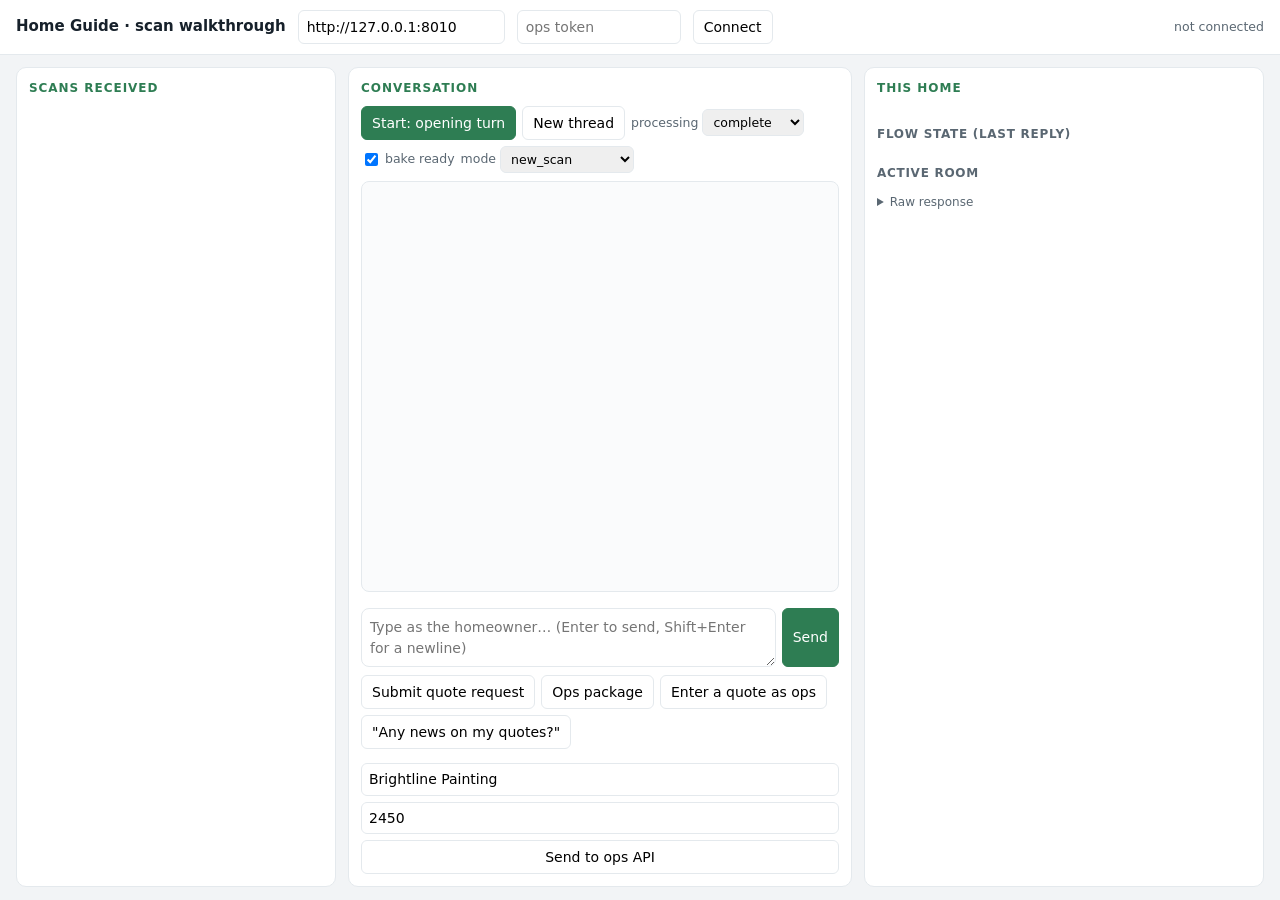
<file: backend/scripts/dev_console/index.html>
<!doctype html>
<html lang="en">
<head>
<meta charset="utf-8">
<meta name="viewport" content="width=device-width, initial-scale=1">
<title>Home Guide scan walkthrough</title>
<style>
  :root { --bg:#F2F4F6; --card:#fff; --ink:#17212B; --muted:#5A6772; --line:#E4E9ED; --green:#2E7D53; --green-soft:#EFF7F1; --amber:#8A6D1F; --amber-soft:#FBF4E2; --red:#AE432A; }
  * { box-sizing:border-box; }
  body { margin:0; background:var(--bg); color:var(--ink); font:14px/1.45 "Segoe UI",system-ui,sans-serif; }
  header { display:flex; gap:12px; align-items:center; padding:10px 16px; background:var(--card); border-bottom:1px solid var(--line); flex-wrap:wrap; }
  header strong { font-size:15px; }
  header input { padding:6px 8px; border:1px solid var(--line); border-radius:6px; font:inherit; }
  header .status { color:var(--muted); font-size:12.5px; margin-left:auto; }
  main { display:grid; grid-template-columns: minmax(250px,320px) minmax(360px,1fr) minmax(300px,400px); gap:12px; padding:12px 16px; height:calc(100vh - 56px); }
  @media (max-width: 1100px) { main { grid-template-columns: 1fr; height:auto; } .col { max-height:70vh; } }
  .col { background:var(--card); border:1px solid var(--line); border-radius:10px; padding:12px; overflow:auto; min-height:0; display:flex; flex-direction:column; }
  h2 { font-size:12px; letter-spacing:.08em; text-transform:uppercase; color:var(--green); margin:0 0 8px; }
  h3 { font-size:12px; color:var(--muted); margin:12px 0 4px; text-transform:uppercase; letter-spacing:.06em; }
  button { font:inherit; padding:6px 10px; border:1px solid var(--line); border-radius:6px; background:#fff; cursor:pointer; }
  button.primary { background:var(--green); color:#fff; border-color:var(--green); }
  button.quiet { font-size:12px; padding:4px 8px; color:var(--muted); }
  button:disabled { opacity:.5; cursor:default; }
  .scan { display:grid; grid-template-columns:72px 1fr; gap:10px; padding:8px; border:1px solid var(--line); border-radius:10px; margin-bottom:8px; cursor:pointer; align-items:center; }
  .scan.active { border-color:var(--green); background:var(--green-soft); }
  .scan img, .scan .ph { width:72px; height:54px; object-fit:cover; border-radius:6px; background:#E4E9ED; display:block; }
  .scan .ph { display:flex; align-items:center; justify-content:center; color:var(--muted); font-size:11px; }
  .scan b { display:block; font-size:13px; }
  .scan small { color:var(--muted); display:block; font-size:12px; }
  .room { display:grid; grid-template-columns: 1fr auto; gap:6px; padding:6px 8px; border-radius:6px; cursor:pointer; font-size:13px; border-bottom:1px solid var(--line); }
  .room:hover { background:#F7F9FA; }
  .room.active { background:var(--green-soft); }
  .room .q { color:var(--amber); }
  .room small { display:block; color:var(--muted); font-size:11.5px; }
  .tag { display:inline-block; font-size:10.5px; padding:1px 6px; border-radius:4px; background:#E4E9ED; color:var(--muted); margin-left:4px; vertical-align:middle; }
  .tag.ok { background:var(--green-soft); color:var(--green); }
  .facts { display:grid; grid-template-columns:repeat(3, 1fr); gap:6px; margin-bottom:8px; }
  .fact { background:#F7F9FA; border-radius:8px; padding:8px; }
  .fact b { display:block; font-size:18px; font-variant-numeric:tabular-nums; }
  .fact span { font-size:11px; color:var(--muted); text-transform:uppercase; letter-spacing:.05em; }
  .controls { display:flex; gap:6px; flex-wrap:wrap; align-items:center; margin-bottom:8px; }
  .controls label { font-size:12.5px; color:var(--muted); display:flex; gap:4px; align-items:center; }
  select { font:inherit; padding:4px 6px; border:1px solid var(--line); border-radius:6px; }
  #transcript { flex:1; overflow:auto; padding:6px; border:1px solid var(--line); border-radius:8px; background:#FAFBFC; min-height:240px; }
  .msg { margin:0 0 10px; padding:8px 12px; border-radius:10px; max-width:88%; white-space:pre-wrap; }
  .msg.h { background:#DDEBE3; margin-left:auto; }
  .msg.a { background:#fff; border:1px solid var(--line); }
  .msg.sys { background:var(--amber-soft); color:var(--amber); font-size:12.5px; max-width:100%; }
  .msg .meta { display:block; font-size:11px; color:var(--muted); margin-top:4px; }
  .compose { display:flex; gap:6px; margin-top:8px; }
  .compose textarea { flex:1; font:inherit; padding:8px; border:1px solid var(--line); border-radius:8px; resize:vertical; min-height:56px; }
  .chips { display:flex; gap:6px; flex-wrap:wrap; margin-top:8px; }
  .chips button { font-size:12px; padding:4px 9px; border-radius:14px; }
  pre { margin:0; font:12px/1.4 Consolas,monospace; white-space:pre-wrap; word-break:break-word; background:#F7F9FA; border-radius:8px; padding:8px; }
  .kv { display:grid; grid-template-columns:auto 1fr; gap:2px 10px; font-size:12.5px; }
  .kv div:nth-child(odd) { color:var(--muted); }
  .badge { display:inline-block; padding:1px 7px; border-radius:4px; font-size:11px; font-weight:700; margin:2px; }
  .badge.on { background:var(--green); color:#fff; } .badge.off { background:#E4E9ED; color:var(--muted); }
  .ops { display:grid; gap:6px; margin-top:6px; }
  .ops input { font:inherit; padding:5px 7px; border:1px solid var(--line); border-radius:6px; width:100%; }
  details summary { cursor:pointer; color:var(--muted); font-size:12px; }
</style>
</head>
<body>
<header>
  <strong>Home Guide · scan walkthrough</strong>
  <input id="base" value="http://127.0.0.1:8010" size="22" title="backend base URL">
  <input id="ops" placeholder="ops token" size="16" type="password">
  <button id="connect">Connect</button>
  <span class="status" id="status">not connected</span>
</header>
<main>
  <section class="col">
    <h2>Scans received</h2>
    <div id="homes"></div>
  </section>

  <section class="col">
    <h2>Conversation <span id="thread" style="color:var(--muted);font-weight:400;text-transform:none;letter-spacing:0;font-size:12px"></span></h2>
    <div class="controls">
      <button id="opening" class="primary">Start: opening turn</button>
      <button id="newThread">New thread</button>
      <label>processing
        <select id="pstate"><option>idle</option><option>processing</option><option selected>complete</option><option>failed</option></select>
      </label>
      <label><input type="checkbox" id="bake" checked> bake ready</label>
      <label>mode
        <select id="smode"><option>new_scan</option><option>update_existing</option></select>
      </label>
    </div>
    <div id="transcript"></div>
    <div class="chips" id="chips"></div>
    <div class="compose">
      <textarea id="input" placeholder="Type as the homeowner… (Enter to send, Shift+Enter for a newline)"></textarea>
      <button id="send" class="primary">Send</button>
    </div>
    <div class="controls" style="margin-top:8px">
      <button id="submitQuote">Submit quote request</button>
      <button id="opsView">Ops package</button>
      <button id="uploadQuote">Enter a quote as ops</button>
      <button id="askResults">"Any news on my quotes?"</button>
    </div>
    <div class="ops" id="quoteForm" hidden>
      <input id="qProvider" placeholder="provider name" value="Brightline Painting">
      <input id="qPrice" placeholder="price USD" value="2450">
      <button id="qSend">Send to ops API</button>
    </div>
  </section>

  <section class="col">
    <h2>This home</h2>
    <div class="facts" id="facts"></div>
    <div id="rooms"></div>
    <h3>Flow state (last reply)</h3>
    <div id="flow" class="kv"></div>
    <div id="gates" style="margin-top:6px"></div>
    <h3>Active room</h3>
    <div id="home" class="kv"></div>
    <details style="margin-top:8px"><summary>Raw response</summary><pre id="raw"></pre></details>
  </section>
</main>
<script>
const $ = (id) => document.getElementById(id);
const S = {
  base: localStorage.getItem('hg.base') || 'http://127.0.0.1:8010',
  ops: localStorage.getItem('hg.ops') || '',
  homes: [], home: null, overview: null, singleContext: null,
  threadId: null, token: null, messages: [], quoteRequestId: null, lastFlow: null,
};
$('base').value = S.base; $('ops').value = S.ops;

const CHIPS = [
  "Hi, I'm Dana. This room feels dated and I'd like to freshen it up.",
  "Let's talk about the kitchen.",
  "Just this room for now — it's the whole project.",
  "A couple of rooms: this one and the kitchen, nothing else.",
  "Honestly the whole house needs a refresh, every room.",
  "Should I go scan the rest of the house right now?",
  "My zip is 37203.",
  "Let's do the repaint: walls and trim in a low-VOC warm white.",
  "Yes, quotes please. My address is 118 Maple Street, Nashville TN, email dana@example.com.",
];

function opsHeaders() { return S.ops ? { 'Authorization': 'Bearer ' + S.ops } : {}; }
function api(path) { return S.base.replace(/\/$/, '') + '/api/v1' + path; }
function status(t, bad) { $('status').textContent = t; $('status').style.color = bad ? 'var(--red)' : 'var(--muted)'; }
function sys(t) { addMsg('sys', t); }
function esc(s) { return String(s ?? '').replace(/[&<>"]/g, c => ({'&':'&amp;','<':'&lt;','>':'&gt;','"':'&quot;'}[c])); }
function addMsg(kind, text, meta) {
  const d = document.createElement('div'); d.className = 'msg ' + kind; d.textContent = text;
  if (meta) { const m = document.createElement('span'); m.className = 'meta'; m.textContent = meta; d.appendChild(m); }
  $('transcript').appendChild(d); $('transcript').scrollTop = 1e9;
}
function shortId(id) { return id.length > 14 ? id.slice(0, 8) + '…' : id; }

async function connect() {
  S.base = $('base').value.trim(); S.ops = $('ops').value.trim();
  localStorage.setItem('hg.base', S.base); localStorage.setItem('hg.ops', S.ops);
  try {
    const health = await (await fetch(S.base.replace(/\/$/, '') + '/health')).json();
    status(`backend ${health.status}` + (health.configWarnings ? ` · ${health.configWarnings.length} config warning(s)` : ''), health.status !== 'ok');
  } catch (e) { status('backend unreachable: ' + e, true); return; }
  try {
    const r = await fetch(api('/ops/homes'), { headers: opsHeaders() });
    if (!r.ok) { status(`ops token rejected (${r.status}); homes need it`, true); S.homes = []; }
    else S.homes = (await r.json()).homes || [];
  } catch (e) { S.homes = []; }
  try { S.singleContext = await (await fetch('fixtures/captured-room-context.json')).json(); } catch (e) { S.singleContext = null; }
  renderHomes();
  if (!S.home && S.homes.length) selectHome(S.homes[0].homeId);
}

function renderHomes() {
  const box = $('homes'); box.innerHTML = '';
  for (const h of S.homes) {
    const d = document.createElement('div'); d.className = 'scan' + (S.home === h.homeId ? ' active' : '');
    const named = h.rooms.filter(r => r.confidentName !== false).map(r => r.name).slice(0, 4).join(', ');
    d.innerHTML = `<img src="thumbs/${esc(h.homeId)}.jpg" alt="" onerror="this.replaceWith(Object.assign(document.createElement('div'),{className:'ph',textContent:'no preview'}))">`
      + `<div><b>${esc(h.homeId.includes('-') ? shortId(h.homeId) : h.homeId)}</b><small>${h.roomCount} areas · ${h.storeyCount} floor${h.storeyCount === 1 ? '' : 's'} · ${h.totalAreaSqFt ?? '?'} sq ft</small><small>${esc(named)}${h.roomCount > 4 ? ', …' : ''}</small></div>`;
    d.title = h.homeId; d.onclick = () => selectHome(h.homeId); box.appendChild(d);
  }
  if (S.singleContext) {
    const d = document.createElement('div'); d.className = 'scan' + (S.home === 'single' ? ' active' : '');
    d.innerHTML = `<div class="ph">1 room</div><div><b>Single-room capture</b><small>the app's test fixture, no home index</small><small>exercises the step-5/6 path</small></div>`;
    d.onclick = () => selectHome('single'); box.appendChild(d);
  }
  if (!S.homes.length && !S.singleContext) box.textContent = 'No scans listed. Connect with an ops token.';
}

async function selectHome(id) {
  S.home = id; S.overview = null;
  if (id !== 'single') {
    try { S.overview = await (await fetch(api('/ops/homes/' + encodeURIComponent(id)), { headers: opsHeaders() })).json(); }
    catch (e) { S.overview = S.homes.find(h => h.homeId === id); }
  }
  renderHomes(); renderHome(); newThread();
}

function renderHome() {
  const facts = $('facts'), rooms = $('rooms');
  facts.innerHTML = ''; rooms.innerHTML = '';
  if (S.home === 'single') { rooms.textContent = 'One room from the app fixture; the agent sees its RoomPlan geometry and keyframes.'; return; }
  const o = S.overview; if (!o) { rooms.textContent = 'Pick a scan.'; return; }
  const models = o.models || {};
  const tiles = [[o.roomCount, 'areas'], [o.storeys ?? o.storeyCount ?? 1, 'floors'], [o.totalAreaSqFt ?? '?', 'sq ft'],
                 [o.photoCount ?? '?', 'photos'], [`${models.stored ?? 0}/${models.rooms ?? 0}`, 'models stored'], [o.namedConfidently ?? 0, 'named']];
  facts.innerHTML = tiles.map(([v, l]) => `<div class="fact"><b>${esc(v)}</b><span>${l}</span></div>`).join('');
  const active = S.lastFlow?.home?.activeRoom?.key;
  const list = [...(o.rooms || [])].sort((a, b) => (a.storey - b.storey) || ((b.areaSqFt || 0) - (a.areaSqFt || 0)));
  for (const r of list) {
    const d = document.createElement('div'); d.className = 'room' + (r.key === active ? ' active' : '');
    const fixtures = (r.fixtures || []).slice(0, 4).join(', ');
    d.innerHTML = `<div>${r.confidentName === false ? '<span class="q">? </span>' : ''}${esc(r.name)}`
      + `${r.hasModel ? '<span class="tag ok">model</span>' : '<span class="tag">no model</span>'}`
      + `<small>${esc(fixtures || r.nameBasis || '')}</small></div>`
      + `<div style="text-align:right;color:var(--muted);font-size:12px">${Math.round(r.areaSqFt || 0)} sqft<small>floor ${r.storey ?? '?'} · ${r.photoCount ?? 0} photos</small></div>`;
    d.title = `${r.key} — ${r.nameBasis || ''}`;
    d.onclick = () => { $('input').value = `Let's talk about the ${r.name}.`; $('input').focus(); };
    rooms.appendChild(d);
  }
}

function buildContext() {
  if (S.home === 'single') return JSON.parse(JSON.stringify(S.singleContext));
  const o = S.overview || {};
  return {
    contextVersion: 'home_ai_context_v1', scanId: S.home, roomCount: o.roomCount || 0, rooms: [],
    totals: { floorAreaSquareMeters: Math.round((o.totalAreaSqFt || 0) / 10.7639), roomCount: o.roomCount || 0 },
    floorplanSummary: `${o.roomCount || 0} captured spaces, about ${o.totalAreaSqFt || 0} sq ft.`,
    meshSummary: { photorealStatus: $('pstate').value === 'complete' ? 'ready' : 'processing', keyframeCount: o.photoCount || 0 },
    selectedKeyframes: [], notes: [],
  };
}
function scanContext() {
  return { scanId: S.home === 'single' ? undefined : S.home, processingState: $('pstate').value,
           localModelReady: $('bake').checked, scanMode: $('smode').value };
}
function newThread() {
  S.threadId = `walk-${(S.home || 'none').slice(0, 8)}-${Date.now().toString(36)}`;
  S.token = null; S.messages = []; S.quoteRequestId = null; S.lastFlow = null;
  $('transcript').innerHTML = ''; $('thread').textContent = '· ' + S.threadId;
  $('flow').innerHTML = ''; $('gates').innerHTML = ''; $('home').innerHTML = ''; $('raw').textContent = '';
  renderChips();
  sys(`New conversation on ${S.home === 'single' ? 'the single-room fixture' : (S.home || '(no scan selected)')}. Press "Start: opening turn" for the agent's first message, or just type.`);
}
function renderChips() {
  const box = $('chips'); box.innerHTML = '';
  for (const c of CHIPS) { const b = document.createElement('button'); b.textContent = c.length > 46 ? c.slice(0, 44) + '…' : c; b.title = c; b.onclick = () => send(c); box.appendChild(b); }
}

async function opening() {
  if (!S.home) return sys('Pick a scan first.');
  $('opening').disabled = true;
  try {
    const body = { threadId: S.threadId, homeContext: buildContext() };
    if (S.home !== 'single') body.homeId = S.home;
    const r = await fetch(api('/ai/home-chat/opening'), { method: 'POST', headers: { 'Content-Type': 'application/json' }, body: JSON.stringify(body) });
    const data = await r.json();
    if (!r.ok) return sys(`opening failed ${r.status}: ${JSON.stringify(data).slice(0, 300)}`);
    handleReply(data);
  } finally { $('opening').disabled = false; }
}
async function send(text) {
  if (!S.home) return sys('Pick a scan first.');
  text = (text ?? $('input').value).trim(); if (!text) return;
  $('input').value = ''; addMsg('h', text);
  const body = { threadId: S.threadId, message: text, messages: S.messages, homeContext: buildContext(),
                 scanContext: scanContext(), flowToken: S.token || undefined };
  if (S.home !== 'single') body.homeId = S.home;
  $('send').disabled = true;
  try {
    const r = await fetch(api('/ai/home-chat'), { method: 'POST', headers: { 'Content-Type': 'application/json' }, body: JSON.stringify(body) });
    const data = await r.json();
    if (!r.ok) return sys(`turn failed ${r.status}: ${JSON.stringify(data).slice(0, 300)}`);
    S.messages.push({ id: data.message.id, role: 'homeowner', content: text, createdAt: data.message.createdAt });
    handleReply(data);
  } catch (e) { sys('request failed: ' + e); }
  finally { $('send').disabled = false; }
}
function handleReply(data) {
  S.token = data.flow?.token || S.token; S.messages.push(data.message); S.lastFlow = data.flow;
  const f = data.flow || {};
  addMsg('a', data.message.content, `${data.model || ''}${data.usedFallback ? ' · FALLBACK' : ''} · step ${f.step} ${f.stepName || ''}${f.wordingId ? ' · wording ' + f.wordingId : ''}`);
  renderFlow(data); renderHome();
}
function renderFlow(data) {
  const f = data.flow || {}; const s = f.slots || {}; const g = f.gates || {};
  const kv = [['step', `${f.step} ${f.stepName || ''}`], ['completed', (f.completedSteps || []).join(', ')],
    ['firstName', s.firstName], ['zip', s.zip], ['projectType', s.projectType],
    ['scopeIntent', s.scopeIntent], ['scopeRooms', (s.scopeRooms || []).join(', ')],
    ['scopeOptions', (s.scopeOptions || []).join('; ')], ['materials', (s.materials || []).join(', ')],
    ['addressCaptured', s.addressCaptured], ['contactCaptured', s.contactCaptured],
    ['quoteRequest', f.quoteRequest ? `${f.quoteRequest.id} · ${f.quoteRequest.status} · ${f.quoteRequest.quotesReturnedCount} returned` : '—'],
    ['quoteDraft', data.quoteDraft ? data.quoteDraft.title : '—']];
  $('flow').innerHTML = kv.map(([k, v]) => `<div>${k}</div><div>${esc(v ?? '—')}</div>`).join('');
  $('gates').innerHTML = Object.entries(g).map(([k, v]) => typeof v === 'boolean'
    ? `<span class="badge ${v ? 'on' : 'off'}">${esc(k)}</span>`
    : `<span class="badge off">${esc(k)}: ${esc(v)}</span>`).join(' ');
  const h = f.home;
  $('home').innerHTML = h ? [['home', shortId(h.homeId)], ['rooms', h.roomCount],
    ['activeRoom', h.activeRoom ? `${h.activeRoom.name} [${h.activeRoom.key}]${h.activeRoom.confidentName ? '' : ' (name uncertain)'}` : '—'],
    ['unresolvedRoom', h.unresolvedRoom || '—']].map(([k, v]) => `<div>${k}</div><div>${esc(v)}</div>`).join('') : '<div>home</div><div>— (single-room path)</div>';
  if (f.quoteRequest) S.quoteRequestId = f.quoteRequest.id;
  $('raw').textContent = JSON.stringify({ flow: f, state: data.state, quoteDraft: data.quoteDraft, cta: data.cta, usedFallback: data.usedFallback }, null, 1);
}

async function submitQuote() {
  const body = { threadId: S.threadId, flowToken: S.token, confirm: true, homeContext: buildContext() };
  const r = await fetch(api('/ai/quote-requests'), { method: 'POST', headers: { 'Content-Type': 'application/json' }, body: JSON.stringify(body) });
  const data = await r.json();
  if (r.status === 201) { S.quoteRequestId = data.quoteRequestId; S.token = data.flowToken || S.token; sys(`Quote request ${data.quoteRequestId} submitted. ${data.expectations?.copy || ''}`); }
  else sys(`submit ${r.status}: ${JSON.stringify(data).slice(0, 400)}`);
}
async function opsView() {
  if (!S.quoteRequestId) return sys('No quote request on this conversation yet.');
  const r = await fetch(api('/ops/quote-requests/' + S.quoteRequestId), { headers: opsHeaders() });
  const data = await r.json(); $('raw').textContent = JSON.stringify(data, null, 1); $('raw').parentElement.open = true;
  sys(`Ops package ${S.quoteRequestId}: room ${data.project?.room || '—'} · scope ${data.project?.scope?.label || '?'} · address ${data.address ? 'RELEASED' : 'withheld'} · model ${data.model?.url ? 'linked' : (data.model?.reason || 'n/a')} — full package under "Raw response".`);
}
async function sendQuote() {
  if (!S.quoteRequestId) return sys('No quote request on this conversation yet.');
  const body = { quotes: [{ providerName: $('qProvider').value, priceUsd: Number($('qPrice').value) }] };
  const r = await fetch(api(`/ops/quote-requests/${S.quoteRequestId}/quotes`), { method: 'POST', headers: { 'Content-Type': 'application/json', ...opsHeaders() }, body: JSON.stringify(body) });
  sys(`ops upload → ${r.status} ${r.ok ? 'ok; now ask the agent for news' : (await r.text()).slice(0, 200)}`);
  $('quoteForm').hidden = true;
}

$('connect').onclick = connect;
$('newThread').onclick = newThread;
$('opening').onclick = opening;
$('send').onclick = () => send();
$('input').addEventListener('keydown', (e) => { if (e.key === 'Enter' && !e.shiftKey) { e.preventDefault(); send(); } });
$('submitQuote').onclick = submitQuote;
$('opsView').onclick = opsView;
$('uploadQuote').onclick = () => { $('quoteForm').hidden = !$('quoteForm').hidden; };
$('qSend').onclick = sendQuote;
$('askResults').onclick = () => send('Any news on my quotes?');
if (S.ops) connect();
</script>
</body>
</html>
</file>
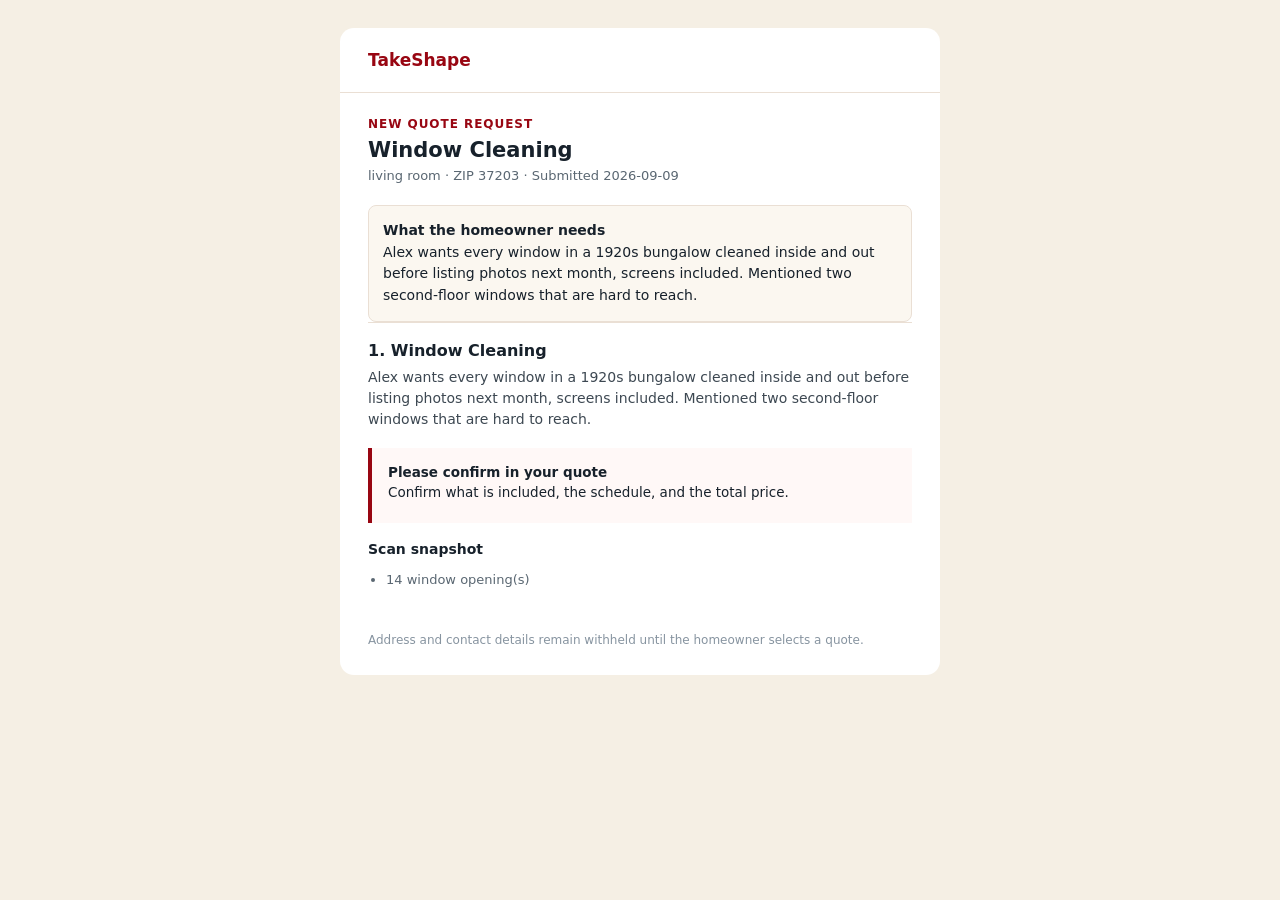
<file: backend/docs/samples/ops-email-conflicting.html>
<!doctype html><html><body style="margin:0;padding:0;background:#F5EFE4">
<table role="presentation" width="100%" cellpadding="0" cellspacing="0" style="background:#F5EFE4;padding:28px 12px"><tr><td align="center">
<table role="presentation" width="600" cellpadding="0" cellspacing="0" style="max-width:600px;width:100%;background:#FFFFFF;border-radius:14px;overflow:hidden;font-family:'Segoe UI',system-ui,-apple-system,sans-serif">
<tr><td style="padding:22px 28px;border-bottom:1px solid #EADFD4"><span style="font-size:17px;font-weight:700;color:#980612">TakeShape</span></td></tr>
<tr><td style="padding:24px 28px 8px"><div style="font-size:12px;font-weight:700;letter-spacing:.08em;text-transform:uppercase;color:#980612;margin-bottom:7px">New Quote request</div><div style="font-size:21px;font-weight:700;color:#17212B;margin-bottom:6px">Window Cleaning</div>
<div style="font-size:13px;color:#5A6772">living room · ZIP 37203 · Submitted 2026-09-09</div></td></tr>
<tr><td style="padding:14px 28px 0"><div style="padding:14px;background:#FBF7F0;border:1px solid #EADFD4;border-radius:8px;color:#17212B;font-size:14px;line-height:1.55"><strong>What the homeowner needs</strong><br>Alex wants every window in a 1920s bungalow cleaned inside and out before listing photos next month, screens included. Mentioned two second-floor windows that are hard to reach.</div><div style="padding:18px 0;border-top:1px solid #EADFD4"><div style="font-size:16px;font-weight:700;color:#17212B">1. Window Cleaning</div><div style="margin-top:7px;color:#3D4852;font-size:14px;line-height:1.5">Alex wants every window in a 1920s bungalow cleaned inside and out before listing photos next month, screens included. Mentioned two second-floor windows that are hard to reach.</div></div>
<div style="padding:14px 16px;border-left:4px solid #980612;background:#FFF8F7;color:#17212B;font-size:13.5px;line-height:1.5"><strong>Please confirm in your quote</strong><br>Confirm what is included, the schedule, and the total price.<ul style="padding-left:18px;margin:7px 0 0"></ul></div>
<div style="margin-top:18px;color:#17212B;font-size:14px;font-weight:600">Scan snapshot</div><ul style="padding-left:18px;color:#5A6772;font-size:13px;line-height:1.5"><li style="margin:4px 0">14 window opening(s)</li></ul></td></tr>
<tr><td style="padding:18px 28px 28px"><p style="font-size:12px;color:#8794A0;margin:12px 0 0">Address and contact details remain withheld until the homeowner selects a quote.</p></td></tr></table></td></tr></table></body></html>
</file>
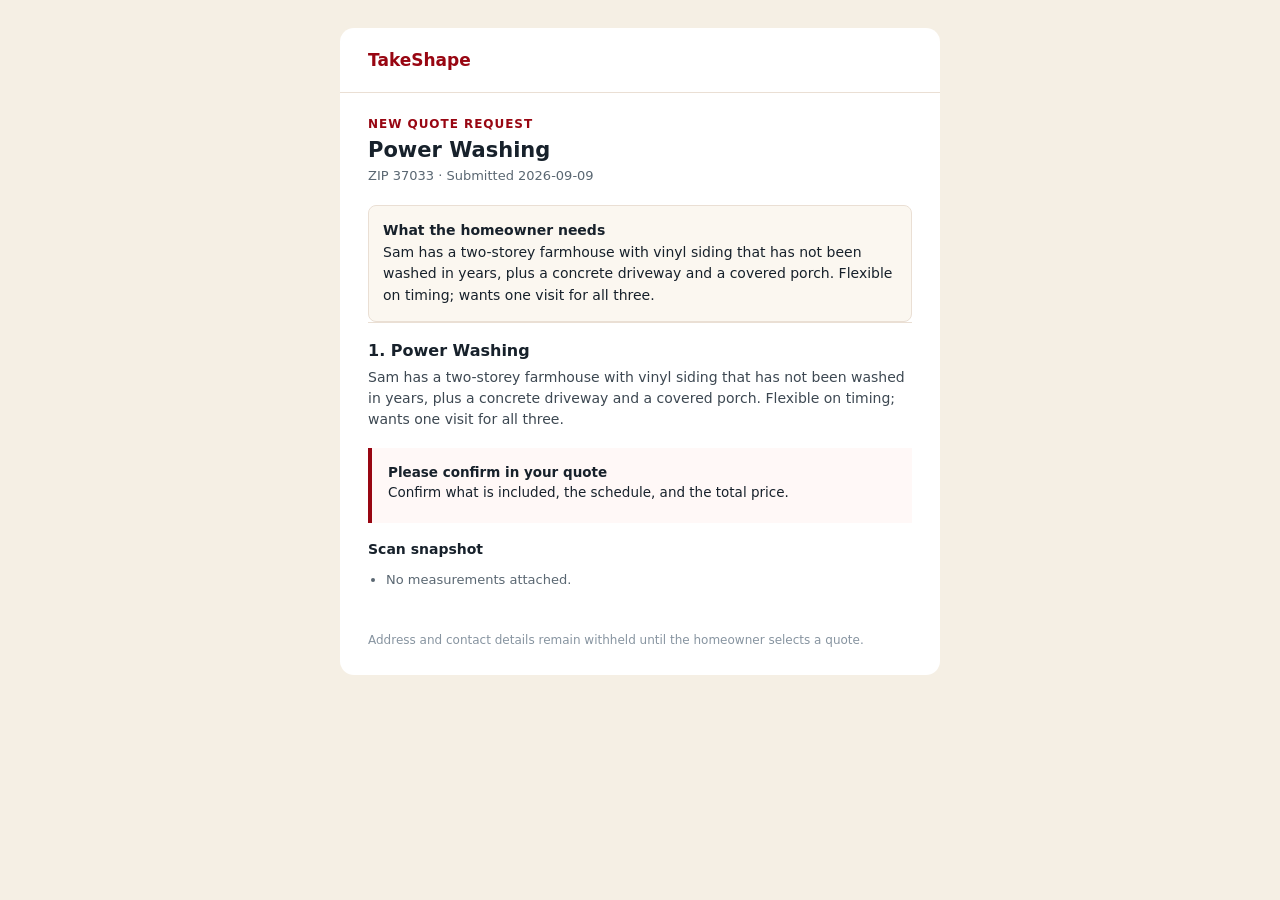
<file: backend/docs/samples/ops-email-rural.html>
<!doctype html><html><body style="margin:0;padding:0;background:#F5EFE4">
<table role="presentation" width="100%" cellpadding="0" cellspacing="0" style="background:#F5EFE4;padding:28px 12px"><tr><td align="center">
<table role="presentation" width="600" cellpadding="0" cellspacing="0" style="max-width:600px;width:100%;background:#FFFFFF;border-radius:14px;overflow:hidden;font-family:'Segoe UI',system-ui,-apple-system,sans-serif">
<tr><td style="padding:22px 28px;border-bottom:1px solid #EADFD4"><span style="font-size:17px;font-weight:700;color:#980612">TakeShape</span></td></tr>
<tr><td style="padding:24px 28px 8px"><div style="font-size:12px;font-weight:700;letter-spacing:.08em;text-transform:uppercase;color:#980612;margin-bottom:7px">New Quote request</div><div style="font-size:21px;font-weight:700;color:#17212B;margin-bottom:6px">Power Washing</div>
<div style="font-size:13px;color:#5A6772">ZIP 37033 · Submitted 2026-09-09</div></td></tr>
<tr><td style="padding:14px 28px 0"><div style="padding:14px;background:#FBF7F0;border:1px solid #EADFD4;border-radius:8px;color:#17212B;font-size:14px;line-height:1.55"><strong>What the homeowner needs</strong><br>Sam has a two-storey farmhouse with vinyl siding that has not been washed in years, plus a concrete driveway and a covered porch. Flexible on timing; wants one visit for all three.</div><div style="padding:18px 0;border-top:1px solid #EADFD4"><div style="font-size:16px;font-weight:700;color:#17212B">1. Power Washing</div><div style="margin-top:7px;color:#3D4852;font-size:14px;line-height:1.5">Sam has a two-storey farmhouse with vinyl siding that has not been washed in years, plus a concrete driveway and a covered porch. Flexible on timing; wants one visit for all three.</div></div>
<div style="padding:14px 16px;border-left:4px solid #980612;background:#FFF8F7;color:#17212B;font-size:13.5px;line-height:1.5"><strong>Please confirm in your quote</strong><br>Confirm what is included, the schedule, and the total price.<ul style="padding-left:18px;margin:7px 0 0"></ul></div>
<div style="margin-top:18px;color:#17212B;font-size:14px;font-weight:600">Scan snapshot</div><ul style="padding-left:18px;color:#5A6772;font-size:13px;line-height:1.5"><li style="margin:4px 0">No measurements attached.</li></ul></td></tr>
<tr><td style="padding:18px 28px 28px"><p style="font-size:12px;color:#8794A0;margin:12px 0 0">Address and contact details remain withheld until the homeowner selects a quote.</p></td></tr></table></td></tr></table></body></html>
</file>
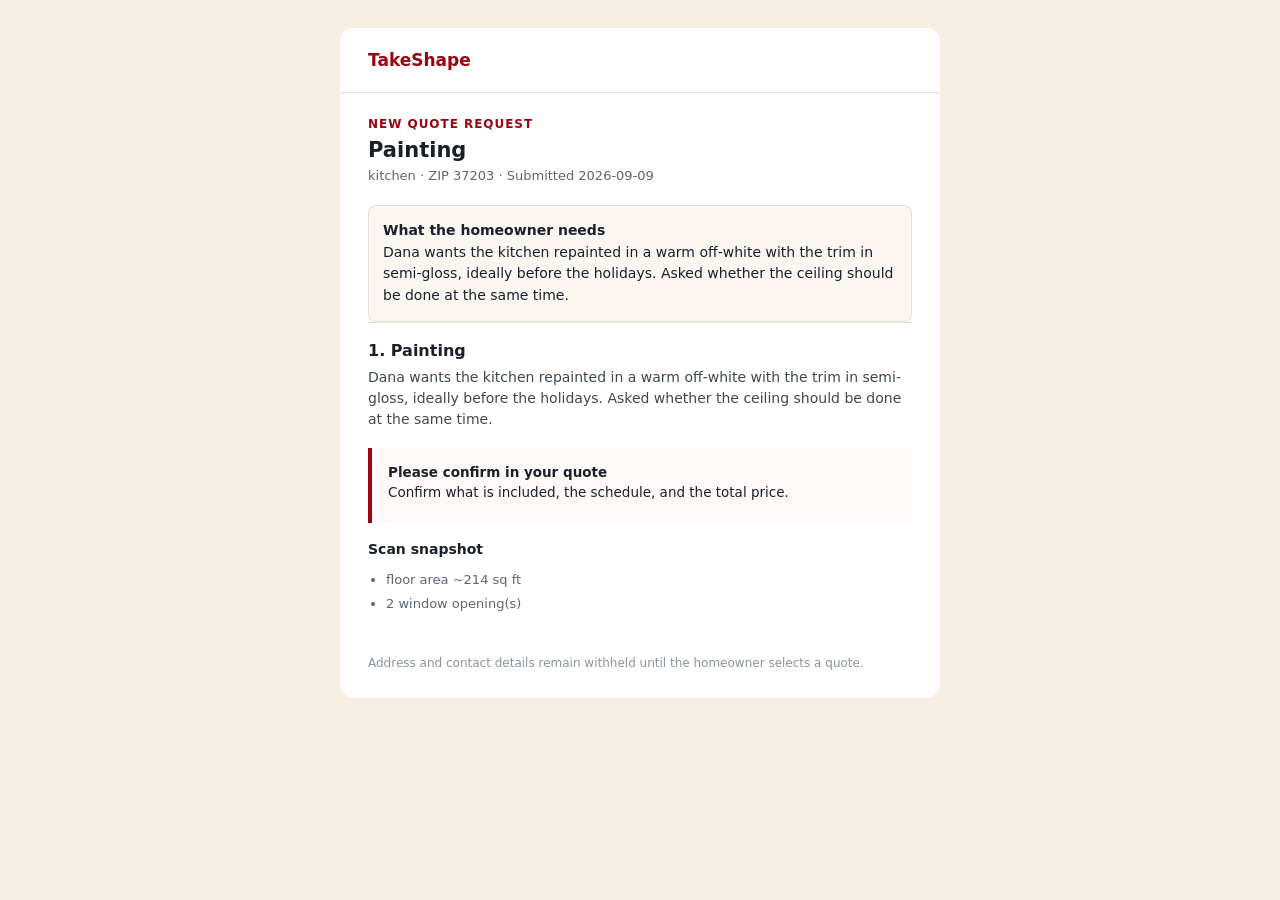
<file: backend/docs/samples/ops-email-urban.html>
<!doctype html><html><body style="margin:0;padding:0;background:#F5EFE4">
<table role="presentation" width="100%" cellpadding="0" cellspacing="0" style="background:#F5EFE4;padding:28px 12px"><tr><td align="center">
<table role="presentation" width="600" cellpadding="0" cellspacing="0" style="max-width:600px;width:100%;background:#FFFFFF;border-radius:14px;overflow:hidden;font-family:'Segoe UI',system-ui,-apple-system,sans-serif">
<tr><td style="padding:22px 28px;border-bottom:1px solid #EADFD4"><span style="font-size:17px;font-weight:700;color:#980612">TakeShape</span></td></tr>
<tr><td style="padding:24px 28px 8px"><div style="font-size:12px;font-weight:700;letter-spacing:.08em;text-transform:uppercase;color:#980612;margin-bottom:7px">New Quote request</div><div style="font-size:21px;font-weight:700;color:#17212B;margin-bottom:6px">Painting</div>
<div style="font-size:13px;color:#5A6772">kitchen · ZIP 37203 · Submitted 2026-09-09</div></td></tr>
<tr><td style="padding:14px 28px 0"><div style="padding:14px;background:#FBF7F0;border:1px solid #EADFD4;border-radius:8px;color:#17212B;font-size:14px;line-height:1.55"><strong>What the homeowner needs</strong><br>Dana wants the kitchen repainted in a warm off-white with the trim in semi-gloss, ideally before the holidays. Asked whether the ceiling should be done at the same time.</div><div style="padding:18px 0;border-top:1px solid #EADFD4"><div style="font-size:16px;font-weight:700;color:#17212B">1. Painting</div><div style="margin-top:7px;color:#3D4852;font-size:14px;line-height:1.5">Dana wants the kitchen repainted in a warm off-white with the trim in semi-gloss, ideally before the holidays. Asked whether the ceiling should be done at the same time.</div></div>
<div style="padding:14px 16px;border-left:4px solid #980612;background:#FFF8F7;color:#17212B;font-size:13.5px;line-height:1.5"><strong>Please confirm in your quote</strong><br>Confirm what is included, the schedule, and the total price.<ul style="padding-left:18px;margin:7px 0 0"></ul></div>
<div style="margin-top:18px;color:#17212B;font-size:14px;font-weight:600">Scan snapshot</div><ul style="padding-left:18px;color:#5A6772;font-size:13px;line-height:1.5"><li style="margin:4px 0">floor area ~214 sq ft</li><li style="margin:4px 0">2 window opening(s)</li></ul></td></tr>
<tr><td style="padding:18px 28px 28px"><p style="font-size:12px;color:#8794A0;margin:12px 0 0">Address and contact details remain withheld until the homeowner selects a quote.</p></td></tr></table></td></tr></table></body></html>
</file>
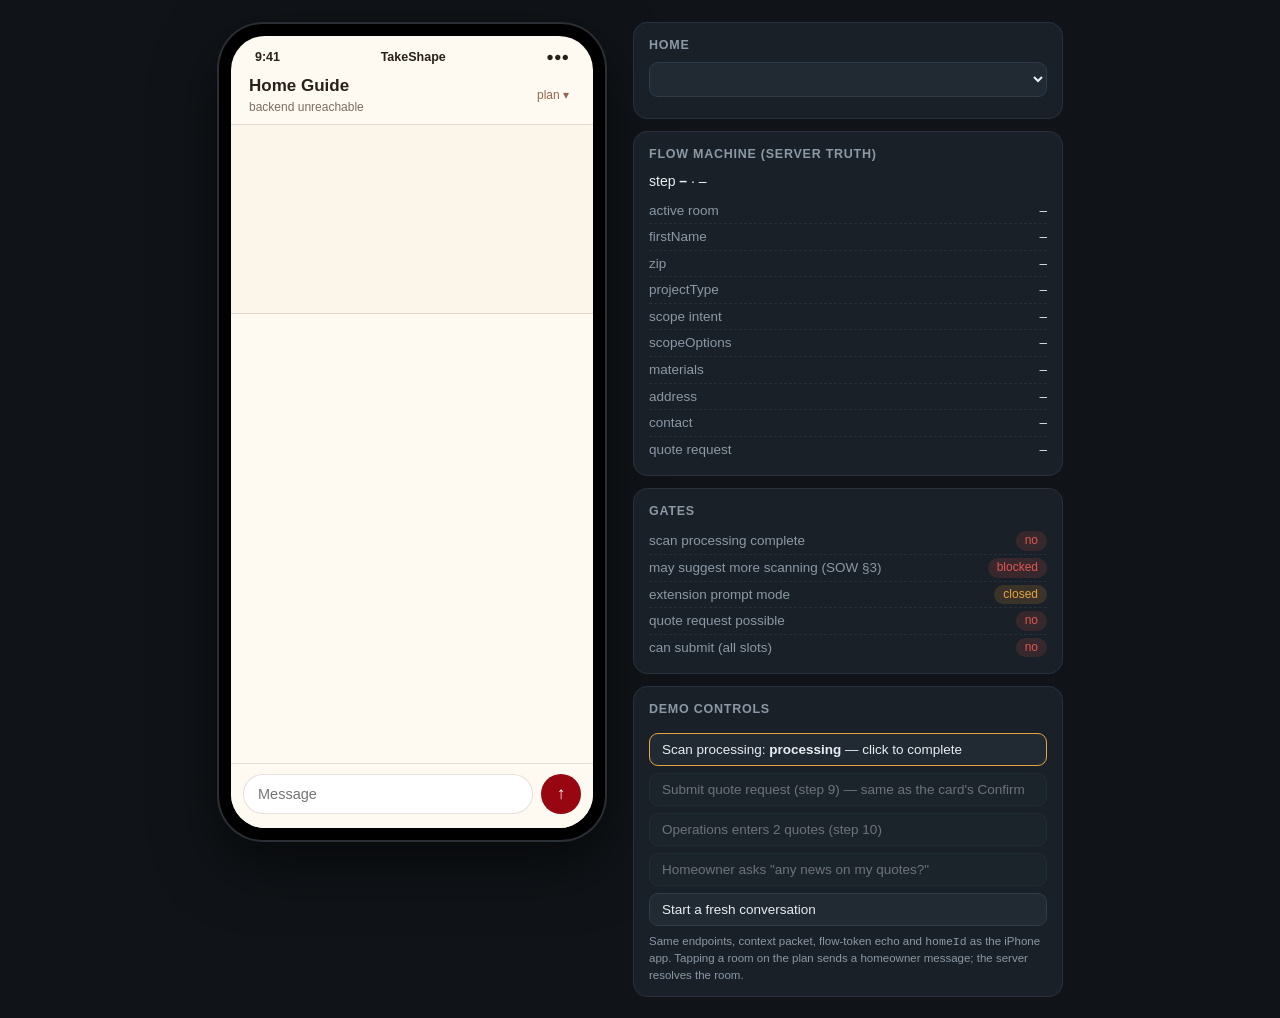
<file: backend/scripts/dev_console/phone.html>
<!doctype html>
<html lang="en">
<head>
<meta charset="utf-8">
<meta name="viewport" content="width=device-width, initial-scale=1">
<title>Home Guide phone demo</title>
<style>
  /* The phone reproduces the app's chat surface (HomeAIStyle: paper, ink,
     clay, brand-red homeowner bubble) with the home's floor plan pinned at
     the top the way the app pins its viewer; the side is the server's truth. */
  :root {
    --bg:#101418; --panel:#1a2027; --panel2:#212a33; --text:#e8edf2; --dim:#8b98a5;
    --accent:#4fa3ff; --good:#38c172; --warn:#e8a13c; --bad:#e0564f;
    --paper:#FFFAF1; --paper-muted:#EFE5D5; --ink:#292119; --ink2:#7A6E61; --clay:#946652;
    --brand:#980612; --stroke:rgba(125,102,82,.2);
  }
  * { box-sizing:border-box; margin:0; }
  body { background:var(--bg); color:var(--text); font:15px/1.45 -apple-system,"Segoe UI",Roboto,sans-serif;
         display:flex; flex-wrap:wrap; gap:26px; justify-content:center; align-items:flex-start; padding:22px; min-height:100vh; }
  .phone { width:390px; max-width:100%; height:820px; background:#000; border-radius:46px; padding:14px;
           box-shadow:0 24px 60px rgba(0,0,0,.55), inset 0 0 0 2px #2a2f36; display:flex; flex-direction:column; flex-shrink:0; }
  .screen { background:var(--paper); color:var(--ink); border-radius:34px; flex:1; display:flex; flex-direction:column; overflow:hidden; }
  .statusbar { display:flex; justify-content:space-between; padding:12px 24px 4px; font-size:12.5px; font-weight:600; color:var(--ink); }
  .apphead { padding:4px 18px 8px; display:flex; justify-content:space-between; align-items:center; }
  .apphead h1 { font-size:17px; color:var(--ink); }
  .apphead .sub { font-size:12px; color:var(--ink2); }
  .apphead button { background:none; border:0; color:var(--clay); font-size:12px; cursor:pointer; }
  .planhead { background:#FBF5EA; border-top:1px solid var(--stroke); border-bottom:1px solid var(--stroke); position:relative; transition:height .25s ease; height:190px; overflow:hidden; }
  .planhead.collapsed { height:44px; }
  .planhead svg { width:100%; height:150px; display:block; }
  .planhead .storeys { position:absolute; top:6px; left:10px; display:flex; gap:4px; }
  .planhead .storeys button, .planhead .expand { background:#fff; border:1px solid var(--stroke); border-radius:12px; padding:2px 9px; font-size:11px; color:var(--ink); cursor:pointer; }
  .planhead .storeys button.active { background:var(--clay); color:#fff; border-color:var(--clay); }
  .planhead .expand { position:absolute; top:6px; right:10px; }
  .planhead .thumb { position:absolute; bottom:6px; right:10px; width:64px; height:46px; object-fit:cover; border-radius:6px; border:1px solid var(--stroke); }
  .planhead .roomstrip { display:flex; gap:6px; padding:8px 10px; overflow-x:auto; }
  .planhead.collapsed svg, .planhead.collapsed .storeys, .planhead.collapsed .thumb { display:none; }
  .planhead:not(.collapsed) .roomstrip { display:none; }
  .roomstrip button { flex:0 0 auto; background:#fff; border:1px solid var(--stroke); border-radius:14px; padding:4px 10px; font-size:12px; color:var(--ink); cursor:pointer; white-space:nowrap; }
  .roomstrip button.active { background:var(--clay); color:#fff; border-color:var(--clay); }
  svg .room { fill:#fff; stroke:var(--clay); stroke-width:1.2; cursor:pointer; vector-effect:non-scaling-stroke; }
  svg .room:hover { fill:#F3E6D5; }
  svg .room.active { fill:#E8CDB8; stroke:var(--brand); stroke-width:2; }
  svg .room.q { stroke-dasharray:4 3; }
  svg text { font:11px -apple-system,"Segoe UI",sans-serif; fill:var(--ink); pointer-events:none; text-anchor:middle; }
  svg text.area { font-size:9px; fill:var(--ink2); }
  .chat { flex:1; overflow-y:auto; padding:12px 12px 6px; display:flex; flex-direction:column; gap:8px; }
  .msg { max-width:84%; padding:9px 13px; border-radius:18px; font-size:14.5px; line-height:1.4; white-space:pre-wrap; }
  .agent { background:#fff; color:var(--ink); border:1px solid var(--stroke); align-self:flex-start; border-bottom-left-radius:6px; }
  .user { background:var(--brand); color:#fff; align-self:flex-end; border-bottom-right-radius:6px; }
  .sys { align-self:center; color:var(--ink2); font-size:11.5px; padding:2px 8px; text-align:center; }
  .typing { color:var(--ink2); font-style:italic; }
  .draftcard, .quotecard { align-self:stretch; background:#fff; border:1px solid var(--stroke); border-radius:14px; padding:12px 14px; font-size:13.5px; color:var(--ink); }
  .draftcard h3 { font-size:14px; margin-bottom:4px; }
  .draftcard ul { margin:6px 0 8px 18px; color:var(--ink2); }
  .draftcard button { background:var(--brand); border:0; color:#fff; font-weight:600; border-radius:10px; padding:9px 14px; cursor:pointer; font-size:13.5px; width:100%; }
  .draftcard button:disabled { opacity:.45; }
  .draftcard .sent { color:#2E7D53; font-weight:600; }
  .quotecard .row { display:flex; justify-content:space-between; align-items:center; padding:6px 0; border-top:1px dashed var(--stroke); }
  .quotecard .row:first-of-type { border-top:0; }
  .quotecard button { background:#fff; border:1px solid var(--clay); color:var(--clay); border-radius:8px; padding:4px 10px; cursor:pointer; font-size:12.5px; }
  .quotecard button.chosen { background:var(--clay); color:#fff; }
  .composer { display:flex; gap:8px; padding:10px 12px 14px; border-top:1px solid var(--stroke); background:var(--paper); }
  .composer input { flex:1; background:#fff; border:1px solid var(--stroke); color:var(--ink); border-radius:20px; padding:10px 14px; font-size:14.5px; outline:none; }
  .composer button { background:var(--brand); border:0; color:#fff; border-radius:50%; width:40px; height:40px; font-size:17px; cursor:pointer; }
  .side { width:430px; max-width:100%; display:flex; flex-direction:column; gap:12px; }
  .card { background:var(--panel); border:1px solid #28313b; border-radius:14px; padding:13px 15px; }
  .card h2 { font-size:12.5px; text-transform:uppercase; letter-spacing:.06em; color:var(--dim); margin-bottom:8px; }
  .kv { display:flex; justify-content:space-between; gap:12px; font-size:13.5px; padding:3px 0; border-bottom:1px dashed #262f38; }
  .kv:last-child { border-bottom:0; }
  .kv .k { color:var(--dim); flex-shrink:0; } .kv .v { text-align:right; word-break:break-word; }
  .pill { padding:1px 9px; border-radius:10px; font-size:12px; white-space:nowrap; }
  .on { background:rgba(56,193,114,.15); color:var(--good); } .off { background:rgba(224,86,79,.15); color:var(--bad); } .mid { background:rgba(232,161,60,.15); color:var(--warn); }
  .stepline { font-size:14px; margin-bottom:6px; }
  .controls { display:flex; flex-direction:column; gap:7px; }
  .controls button, .toggle, select.pick { background:var(--panel2); color:var(--text); border:1px solid #303b46; border-radius:9px; padding:8px 12px; font-size:13.5px; cursor:pointer; text-align:left; font-family:inherit; width:100%; }
  .controls button:hover { border-color:var(--accent); } .controls button:disabled { opacity:.4; cursor:default; }
  .toggle.processing { border-color:var(--warn); } .toggle.complete { border-color:var(--good); }
  .footnote { color:var(--dim); font-size:11.5px; line-height:1.4; }
  .rooms { display:grid; gap:4px; }
  .roomrow { display:flex; justify-content:space-between; gap:8px; font-size:13px; padding:5px 8px; border-radius:8px; background:var(--panel2); cursor:pointer; border:1px solid transparent; }
  .roomrow:hover { border-color:var(--accent); } .roomrow.active { border-color:var(--good); }
  .roomrow small { color:var(--dim); display:block; font-size:11.5px; }
  .roomrow .n { white-space:nowrap; color:var(--dim); font-size:12px; text-align:right; }
  pre { font:11.5px/1.4 Consolas,monospace; white-space:pre-wrap; word-break:break-word; color:#c9d3dc; max-height:260px; overflow:auto; }
  details summary { cursor:pointer; color:var(--dim); font-size:12.5px; }
</style>
</head>
<body>
  <div class="phone"><div class="screen">
    <div class="statusbar"><span>9:41</span><span>TakeShape</span><span>&#9679;&#9679;&#9679;</span></div>
    <div class="apphead"><div><h1>Home Guide</h1><div class="sub" id="roomsub">loading your home…</div></div><button id="planToggle" title="Show or hide the plan">plan ▾</button></div>
    <div class="planhead" id="planhead">
      <div class="storeys" id="storeys"></div>
      <svg id="plan" viewBox="0 0 360 150" preserveAspectRatio="xMidYMid meet"></svg>
      <img class="thumb" id="thumb" alt="" hidden>
      <div class="roomstrip" id="roomstrip"></div>
    </div>
    <div class="chat" id="chat"></div>
    <form class="composer" id="composer">
      <input id="box" placeholder="Message" autocomplete="off">
      <button id="send" type="submit" title="Send">&#8593;</button>
    </form>
  </div></div>

  <div class="side">
    <div class="card">
      <h2>Home</h2>
      <select class="pick" id="homePick"></select>
      <div id="homefacts" class="footnote" style="margin:8px 0 8px"></div>
      <div class="rooms" id="rooms"></div>
    </div>
    <div class="card">
      <h2>Flow machine (server truth)</h2>
      <div class="stepline">step <b id="step">–</b> · <span id="stepname">–</span> <span id="wording" style="color:var(--dim);font-size:12px"></span></div>
      <div class="kv"><span class="k">active room</span><span class="v" id="s-room">–</span></div>
      <div class="kv"><span class="k">firstName</span><span class="v" id="s-name">–</span></div>
      <div class="kv"><span class="k">zip</span><span class="v" id="s-zip">–</span></div>
      <div class="kv"><span class="k">projectType</span><span class="v" id="s-proj">–</span></div>
      <div class="kv"><span class="k">scope intent</span><span class="v" id="s-scopeintent">–</span></div>
      <div class="kv"><span class="k">scopeOptions</span><span class="v" id="s-scope">–</span></div>
      <div class="kv"><span class="k">materials</span><span class="v" id="s-mat">–</span></div>
      <div class="kv"><span class="k">address</span><span class="v" id="s-addr">–</span></div>
      <div class="kv"><span class="k">contact</span><span class="v" id="s-contact">–</span></div>
      <div class="kv"><span class="k">quote request</span><span class="v" id="s-qr">–</span></div>
    </div>
    <div class="card">
      <h2>Gates</h2>
      <div class="kv"><span class="k">scan processing complete</span><span class="pill off" id="g-scan">no</span></div>
      <div class="kv"><span class="k">may suggest more scanning (SOW §3)</span><span class="pill off" id="g-prompt">blocked</span></div>
      <div class="kv"><span class="k">extension prompt mode</span><span class="pill mid" id="g-ext">closed</span></div>
      <div class="kv"><span class="k">quote request possible</span><span class="pill off" id="g-quote">no</span></div>
      <div class="kv"><span class="k">can submit (all slots)</span><span class="pill off" id="g-submit">no</span></div>
    </div>
    <div class="card controls">
      <h2>Demo controls</h2>
      <button class="toggle processing" id="scanToggle">Scan processing: <b>processing</b> — click to complete</button>
      <button id="btnQuote" disabled>Submit quote request (step 9) — same as the card's Confirm</button>
      <button id="btnOps" disabled>Operations enters 2 quotes (step 10)</button>
      <button id="btnNews" disabled>Homeowner asks "any news on my quotes?"</button>
      <button id="btnReset">Start a fresh conversation</button>
      <div class="footnote">Same endpoints, context packet, flow-token echo and <code>homeId</code> as the iPhone app. Tapping a room on the plan sends a homeowner message; the server resolves the room.</div>
    </div>
    <div class="card" id="opscard" hidden>
      <h2>What operations receives</h2>
      <div id="ops"></div>
      <details style="margin-top:6px"><summary>full package</summary><pre id="opsraw"></pre></details>
    </div>
  </div>

<script>
const qs = new URLSearchParams(location.search);
const BASE = (qs.get('base') || localStorage.getItem('hg.base') || 'http://127.0.0.1:8010').replace(/\/$/, '');
const OPS = qs.get('ops') || localStorage.getItem('hg.ops') || 'e2e-ops-token';
let HOME_ID = qs.get('home') || 'quintin-house';
const el = (id) => document.getElementById(id);
const api = (p) => BASE + '/api/v1' + p;
const opsHeaders = () => ({ 'Authorization': 'Bearer ' + OPS });

let overview = null, homes = [], threadId = null, flowToken = null, messages = [];
let scanState = 'processing', quoteRequestId = null, lastFlow = null, returnedQuotes = [], sending = false, storey = 1;

function esc(s) { return String(s ?? '').replace(/[&<>"]/g, c => ({'&':'&amp;','<':'&lt;','>':'&gt;','"':'&quot;'}[c])); }
function bubble(kind, text) { const d = document.createElement('div'); d.className = 'msg ' + kind; d.textContent = text; el('chat').appendChild(d); el('chat').scrollTop = 1e9; return d; }
function sys(text) { const d = document.createElement('div'); d.className = 'sys'; d.textContent = text; el('chat').appendChild(d); el('chat').scrollTop = 1e9; }
function shortName(name) { return name.length > 16 ? name.slice(0, 15) + '…' : name; }

function buildContext() {
  return {
    contextVersion: 'home_ai_context_v1', scanId: HOME_ID, roomCount: overview.roomCount, rooms: [],
    totals: { floorAreaSquareMeters: Math.round(overview.totalAreaSqFt / 10.7639), roomCount: overview.roomCount },
    floorplanSummary: `${overview.roomCount} captured spaces across ${overview.storeys} level${overview.storeys === 1 ? '' : 's'}, about ${overview.totalAreaSqFt} sq ft.`,
    meshSummary: { photorealStatus: scanState === 'complete' ? 'ready' : 'processing', keyframeCount: overview.photoCount },
    selectedKeyframes: [], notes: [],
  };
}
function scanContext() { return { scanId: HOME_ID, processingState: scanState, localModelReady: scanState === 'complete', scanMode: 'new_scan' }; }

// --- the plan at the top of the chat ---------------------------------------
function renderPlan() {
  const rooms = overview.rooms || [];
  const storeys = [...new Set(rooms.map(r => r.storey))].sort((a, b) => a - b);
  if (!storeys.includes(storey)) storey = storeys[0] ?? 1;
  // Labelled by order, not by the index's storey number (a two-floor home
  // can carry storeys 1 and 3 when a landing was folded into the count).
  el('storeys').innerHTML = storeys.length > 1 ? storeys.map((s, i) => `<button class="${s === storey ? 'active' : ''}" data-s="${s}">${i === 0 ? 'downstairs' : i === storeys.length - 1 ? 'upstairs' : 'floor ' + (i + 1)}</button>`).join('') : '';
  el('storeys').querySelectorAll('button').forEach(b => b.onclick = () => { storey = Number(b.dataset.s); renderPlan(); });
  const active = lastFlow?.home?.activeRoom?.key;
  const here = rooms.filter(r => r.storey === storey && (r.polygon || []).length >= 3);
  const svg = el('plan'); svg.innerHTML = '';
  if (here.length) {
    const pts = here.flatMap(r => r.polygon);
    const minX = Math.min(...pts.map(p => p[0])), maxX = Math.max(...pts.map(p => p[0]));
    const minZ = Math.min(...pts.map(p => p[1])), maxZ = Math.max(...pts.map(p => p[1]));
    const W = 360, H = 150, pad = 10;
    const scale = Math.min((W - 2 * pad) / Math.max(maxX - minX, .1), (H - 2 * pad) / Math.max(maxZ - minZ, .1));
    const ox = (W - (maxX - minX) * scale) / 2, oz = (H - (maxZ - minZ) * scale) / 2;
    const X = x => ox + (x - minX) * scale, Z = z => oz + (z - minZ) * scale;
    for (const r of here) {
      const d = r.polygon.map(([x, z], i) => `${i ? 'L' : 'M'}${X(x).toFixed(1)},${Z(z).toFixed(1)}`).join(' ') + ' Z';
      const p = document.createElementNS('http://www.w3.org/2000/svg', 'path');
      p.setAttribute('d', d); p.setAttribute('class', 'room' + (r.key === active ? ' active' : '') + (r.confidentName === false ? ' q' : ''));
      p.addEventListener('click', () => goToRoom(r)); svg.appendChild(p);
      const cx = r.polygon.reduce((a, p) => a + p[0], 0) / r.polygon.length, cz = r.polygon.reduce((a, p) => a + p[1], 0) / r.polygon.length;
      const area = (r.areaSqFt || 0) * scale * scale / 10.7639;
      if (area > 900) {
        const t = document.createElementNS('http://www.w3.org/2000/svg', 'text');
        t.setAttribute('x', X(cx)); t.setAttribute('y', Z(cz) + (area > 2400 ? -2 : 4)); t.textContent = shortName(r.name); svg.appendChild(t);
        if (area > 2400) { const a = document.createElementNS('http://www.w3.org/2000/svg', 'text'); a.setAttribute('class', 'area'); a.setAttribute('x', X(cx)); a.setAttribute('y', Z(cz) + 10); a.textContent = `${Math.round(r.areaSqFt)} sq ft`; svg.appendChild(a); }
      }
    }
  } else {
    const t = document.createElementNS('http://www.w3.org/2000/svg', 'text'); t.setAttribute('x', 180); t.setAttribute('y', 80); t.textContent = 'no footprint in this index'; svg.appendChild(t);
  }
  const thumb = el('thumb'); thumb.hidden = true; thumb.src = `thumbs/${HOME_ID}.jpg`; thumb.onload = () => { thumb.hidden = false; }; thumb.onerror = () => { thumb.hidden = true; };
  el('roomstrip').innerHTML = '';
  for (const r of [...rooms].sort((a, b) => (a.storey - b.storey) || ((b.areaSqFt || 0) - (a.areaSqFt || 0)))) {
    const b = document.createElement('button'); b.textContent = (r.confidentName === false ? '? ' : '') + r.name; b.className = r.key === active ? 'active' : '';
    b.onclick = () => goToRoom(r); el('roomstrip').appendChild(b);
  }
}

function renderRooms() {
  const active = lastFlow?.home?.activeRoom?.key;
  const list = [...(overview.rooms || [])].sort((a, b) => (a.storey - b.storey) || ((b.areaSqFt || 0) - (a.areaSqFt || 0)));
  el('rooms').innerHTML = '';
  for (const r of list) {
    const row = document.createElement('div'); row.className = 'roomrow' + (r.key === active ? ' active' : '');
    row.innerHTML = `<div>${r.confidentName === false ? '<span style="color:var(--warn)">? </span>' : ''}${esc(r.name)}<small>${esc((r.fixtures || []).slice(0, 4).join(', ') || r.nameBasis || '')}</small></div>`
      + `<div class="n">${Math.round(r.areaSqFt || 0)} sq ft<small>floor ${r.storey} · ${r.photoCount} photos${r.hasModel ? ' · model' : ''}</small></div>`;
    row.onclick = () => goToRoom(r); el('rooms').appendChild(row);
  }
  renderPlan();
}
async function goToRoom(room) {
  if (sending) return;
  if (room.storey !== storey) { storey = room.storey; }
  if (!threadId) await openConversation();
  await send(`Let's look at the ${room.name}.`);
}

function renderFlow(flow) {
  lastFlow = flow || null;
  const s = flow?.slots || {}, g = flow?.gates || {}, h = flow?.home || {};
  el('step').textContent = flow?.step ?? '–'; el('stepname').textContent = flow?.stepName ?? '–';
  el('wording').textContent = flow?.wordingId ? '· wording ' + flow.wordingId : '';
  el('s-room').textContent = h.activeRoom ? `${h.activeRoom.name}${h.activeRoom.confidentName === false ? ' (uncertain)' : ''}` + (h.unresolvedRoom ? ` · asked about "${h.unresolvedRoom}" (not scanned)` : '') : (h.unresolvedRoom ? `"${h.unresolvedRoom}" is not in the scan` : '–');
  el('s-name').textContent = s.firstName || '–'; el('s-zip').textContent = s.zip || '–'; el('s-proj').textContent = s.projectType || '–';
  el('s-scopeintent').textContent = (s.scopeIntent || 'undecided') + ((s.scopeRooms || []).length ? ': ' + s.scopeRooms.join(', ') : '');
  el('s-scope').textContent = (s.scopeOptions || []).join('; ') || '–'; el('s-mat').textContent = (s.materials || []).join(', ') || '–';
  el('s-addr').textContent = s.addressCaptured ? 'captured (never on the wire)' : '–';
  el('s-contact').textContent = s.contactCaptured ? 'captured' : '–';
  el('s-qr').textContent = flow?.quoteRequest ? `${flow.quoteRequest.id} · ${flow.quoteRequest.status} · ${flow.quoteRequest.quotesReturnedCount} returned` : '–';
  const pill = (id, on, yes, no) => { const e = el(id); e.textContent = on ? yes : no; e.className = 'pill ' + (on ? 'on' : 'off'); };
  pill('g-scan', !!g.scanProcessingComplete, 'yes', 'no'); pill('g-prompt', !!g.canPromptAdditionalScan, 'allowed', 'blocked');
  el('g-ext').textContent = g.extensionPromptMode || 'closed'; el('g-ext').className = 'pill ' + (g.extensionPromptMode === 'open' ? 'on' : g.extensionPromptMode === 'closed' ? 'off' : 'mid');
  pill('g-quote', !!g.canRequestQuote, 'yes', 'no'); pill('g-submit', !!g.canSubmitQuoteRequest, 'yes', 'no');
  if (flow?.quoteRequest) quoteRequestId = flow.quoteRequest.id;
  el('btnQuote').disabled = !g.canSubmitQuoteRequest || !!quoteRequestId;
  el('btnOps').disabled = !quoteRequestId; el('btnNews').disabled = !quoteRequestId;
  if (h.activeRoom) { const r = (overview.rooms || []).find(x => x.key === h.activeRoom.key); if (r && r.storey !== storey) storey = r.storey; }
  renderRooms();
}

function renderDraft(draft) {
  if (!draft) return;
  const card = document.createElement('div'); card.className = 'draftcard';
  card.innerHTML = `<h3>${esc(draft.title || 'Quote request')}</h3><div>${esc(draft.homeownerSummary || '')}</div>`
    + (draft.scopeNotes?.length ? '<ul>' + draft.scopeNotes.map(n => `<li>${esc(n)}</li>`).join('') + '</ul>' : '')
    + (draft.missingDetails?.length ? `<div style="color:var(--ink2);font-size:12.5px;margin-bottom:6px">Still needed: ${esc(draft.missingDetails.join(', '))}</div>` : '')
    + `<button ${lastFlow?.gates?.canSubmitQuoteRequest ? '' : 'disabled'}>Confirm and send to TakeShape</button>`;
  card.querySelector('button').onclick = submitQuote;
  el('chat').appendChild(card); el('chat').scrollTop = 1e9;
}

async function loadHome(id) {
  HOME_ID = id; history.replaceState(null, '', `?home=${encodeURIComponent(id)}`);
  const r = await fetch(api('/ops/homes/' + encodeURIComponent(id)), { headers: opsHeaders() });
  if (!r.ok) { el('roomsub').textContent = `home "${id}" not found (${r.status})`; return false; }
  overview = await r.json(); storey = 1;
  el('roomsub').textContent = `${overview.roomCount} spaces · ${overview.totalAreaSqFt} sq ft` + (overview.storeys > 1 ? ` · ${overview.storeys} floors` : '');
  const m = overview.models || {};
  el('homefacts').textContent = `${overview.roomCount} areas · ${overview.storeys} floor${overview.storeys === 1 ? '' : 's'} · ${overview.totalAreaSqFt} sq ft · ${overview.photoCount} photos · ${m.stored ?? 0} of ${m.rooms ?? 0} room models stored · ${overview.namedConfidently} rooms named confidently`;
  el('homePick').value = id; lastFlow = null; renderRooms();
  return true;
}

async function openConversation() {
  threadId = `phone-${HOME_ID.slice(0, 8)}-${Date.now().toString(36)}`; flowToken = null; messages = []; quoteRequestId = null; returnedQuotes = []; lastFlow = null;
  el('chat').innerHTML = ''; el('opscard').hidden = true; renderRooms();
  const t = bubble('agent typing', 'Looking at your home…');
  try {
    const r = await fetch(api('/ai/home-chat/opening'), { method: 'POST', headers: { 'Content-Type': 'application/json' },
      body: JSON.stringify({ threadId, homeContext: buildContext(), homeId: HOME_ID, scanContext: scanContext() }) });
    const data = await r.json(); t.remove();
    if (!r.ok) { sys('opening failed: ' + JSON.stringify(data).slice(0, 200)); return; }
    threadId = data.threadId; flowToken = data.flow?.token || null; messages.push(data.message);
    bubble('agent', data.message.content); renderFlow(data.flow);
  } catch (e) { t.remove(); sys('backend unreachable: ' + e); }
}

async function send(text) {
  text = (text ?? el('box').value).trim(); if (!text || sending) return;
  sending = true; el('box').value = ''; bubble('user', text);
  const t = bubble('agent typing', '…');
  try {
    const r = await fetch(api('/ai/home-chat'), { method: 'POST', headers: { 'Content-Type': 'application/json' },
      body: JSON.stringify({ threadId, message: text, messages, homeContext: buildContext(), homeId: HOME_ID, scanContext: scanContext(), flowToken: flowToken || undefined }) });
    const data = await r.json(); t.remove();
    if (!r.ok) { sys('turn failed: ' + JSON.stringify(data).slice(0, 200)); return; }
    messages.push({ id: data.message.id, role: 'homeowner', content: text, createdAt: data.message.createdAt }, data.message);
    flowToken = data.flow?.token || flowToken;
    bubble('agent', data.message.content + (data.usedFallback ? '  (fallback copy)' : ''));
    renderFlow(data.flow); renderDraft(data.quoteDraft);
    if (data.flow?.quoteRequest?.status === 'presented' && returnedQuotes.length) renderQuotes();
  } catch (e) { t.remove(); sys('backend unreachable: ' + e); }
  finally { sending = false; }
}

async function submitQuote() {
  const r = await fetch(api('/ai/quote-requests'), { method: 'POST', headers: { 'Content-Type': 'application/json' },
    body: JSON.stringify({ threadId, flowToken, confirm: true, homeContext: buildContext() }) });
  const data = await r.json();
  if (r.status !== 201) { sys('submit ' + r.status + ': ' + JSON.stringify(data).slice(0, 240)); return; }
  quoteRequestId = data.quoteRequestId; flowToken = data.flowToken || flowToken;
  document.querySelectorAll('.draftcard button').forEach(b => b.replaceWith(Object.assign(document.createElement('div'), { className: 'sent', textContent: 'Sent to TakeShape' })));
  bubble('agent', data.expectations?.copy || 'Your request is on its way to local providers.');
  el('btnQuote').disabled = true; el('btnOps').disabled = false; el('btnNews').disabled = false;
  await showOps();
}
async function showOps() {
  if (!quoteRequestId) return;
  const r = await fetch(api('/ops/quote-requests/' + quoteRequestId), { headers: opsHeaders() });
  if (!r.ok) { el('ops').textContent = 'ops API said ' + r.status; el('opscard').hidden = false; return; }
  const v = await r.json(); const p = v.project || {}, m = p.measurements || {};
  const rows = [['request', v.quoteRequestId], ['homeowner', `${v.homeowner?.firstName || '–'} · ${v.homeowner?.contact?.email || v.homeowner?.contact?.phone || 'no contact'} · zip ${v.homeowner?.zip || '–'}`],
    ['address', v.addressReleased ? 'RELEASED: ' + v.address : 'withheld until a quote is selected'],
    ['service', p.serviceType], ['room', p.room || '–'], ['scope of work', p.scope?.label], ['scope options', (p.scopeOptions || []).join('; ')], ['materials', (p.materials || []).join(', ')],
    ['measurements', m.paintableWallSquareFeet ? `${m.floorAreaSquareFeet} sq ft floor · ${m.paintableWallSquareFeet} sq ft paintable wall` : JSON.stringify(m).slice(0, 80)],
    ['3D model', v.model?.url ? 'signed link (30 days)' : (v.model?.reason || 'not available')], ['identifiers', 'no thread, homeowner or job id in the package'], ['quotes uploaded', v.quotesUploaded]];
  el('ops').innerHTML = rows.map(([k, val]) => `<div class="kv"><span class="k">${esc(k)}</span><span class="v">${esc(val ?? '–')}</span></div>`).join('');
  el('opsraw').textContent = JSON.stringify(v, null, 1); el('opscard').hidden = false;
}
async function opsUploads() {
  const r = await fetch(api(`/ops/quote-requests/${quoteRequestId}/quotes`), { method: 'POST', headers: { 'Content-Type': 'application/json', ...opsHeaders() },
    body: JSON.stringify({ quotes: [
      { providerName: 'Brightline Painting', priceUsd: 2450, notes: 'Walls and trim, two coats low-VOC; can start the week after next' },
      { providerName: 'Harbor Coatings', priceLowUsd: 2100, priceHighUsd: 2900, notes: 'Range firms up after a site visit' }] }) });
  if (!r.ok) { sys('ops upload ' + r.status); return; }
  const q = await fetch(api('/ai/quote-requests/' + quoteRequestId)); if (q.ok) returnedQuotes = (await q.json()).quotes || [];
  sys('Operations entered two quotes. Ask the agent for news.'); el('btnOps').disabled = true; await showOps();
}
function renderQuotes() {
  const card = document.createElement('div'); card.className = 'quotecard';
  card.innerHTML = '<b>Your quotes</b>' + returnedQuotes.map(q => `<div class="row"><span>${esc(q.providerName)} · ${q.priceUsd ? '$' + q.priceUsd.toLocaleString() : '$' + (q.priceLowUsd||0).toLocaleString() + '–$' + (q.priceHighUsd||0).toLocaleString()}</span><button data-id="${esc(q.id)}">Choose</button></div>`).join('');
  card.querySelectorAll('button').forEach(b => b.onclick = async () => {
    const r = await fetch(api(`/ai/quote-requests/${quoteRequestId}/select`), { method: 'POST', headers: { 'Content-Type': 'application/json' }, body: JSON.stringify({ quoteId: b.dataset.id }) });
    if (r.ok) { b.textContent = 'Chosen'; b.className = 'chosen'; sys('Your address is now shared with this provider only.'); await showOps(); } else sys('select ' + r.status);
  });
  el('chat').appendChild(card); el('chat').scrollTop = 1e9;
}

el('composer').onsubmit = (e) => { e.preventDefault(); send(); };
el('planToggle').onclick = () => { const p = el('planhead'); p.classList.toggle('collapsed'); el('planToggle').textContent = p.classList.contains('collapsed') ? 'plan ▸' : 'plan ▾'; };
el('scanToggle').onclick = () => {
  scanState = scanState === 'complete' ? 'processing' : 'complete';
  el('scanToggle').className = 'toggle ' + scanState;
  el('scanToggle').innerHTML = `Scan processing: <b>${scanState}</b> — click to ${scanState === 'complete' ? 'reset' : 'complete'}`;
  sys(`(scan processing → ${scanState}; the next turn reports it)`);
};
el('btnQuote').onclick = submitQuote; el('btnOps').onclick = opsUploads;
el('btnNews').onclick = () => send('Any news on my quotes?');
el('btnReset').onclick = openConversation;
el('homePick').onchange = async () => { if (await loadHome(el('homePick').value)) await openConversation(); };

(async () => {
  try {
    const r = await fetch(api('/ops/homes'), { headers: opsHeaders() });
    homes = r.ok ? ((await r.json()).homes || []) : [];
    const pick = el('homePick'); pick.innerHTML = '';
    for (const h of homes) { const o = document.createElement('option'); o.value = h.homeId; o.textContent = `${h.homeId.includes('-') ? 'scan ' + h.homeId.slice(0, 8) : h.homeId} — ${h.roomCount} areas, ${h.totalAreaSqFt} sq ft` + (h.storeyCount > 1 ? `, ${h.storeyCount} floors` : ''); pick.appendChild(o); }
    if (!homes.some(h => h.homeId === HOME_ID) && homes.length) HOME_ID = homes[0].homeId;
    if (await loadHome(HOME_ID)) await openConversation();
  } catch (e) { el('roomsub').textContent = 'backend unreachable'; }
})();
</script>
</body>
</html>
</file>
